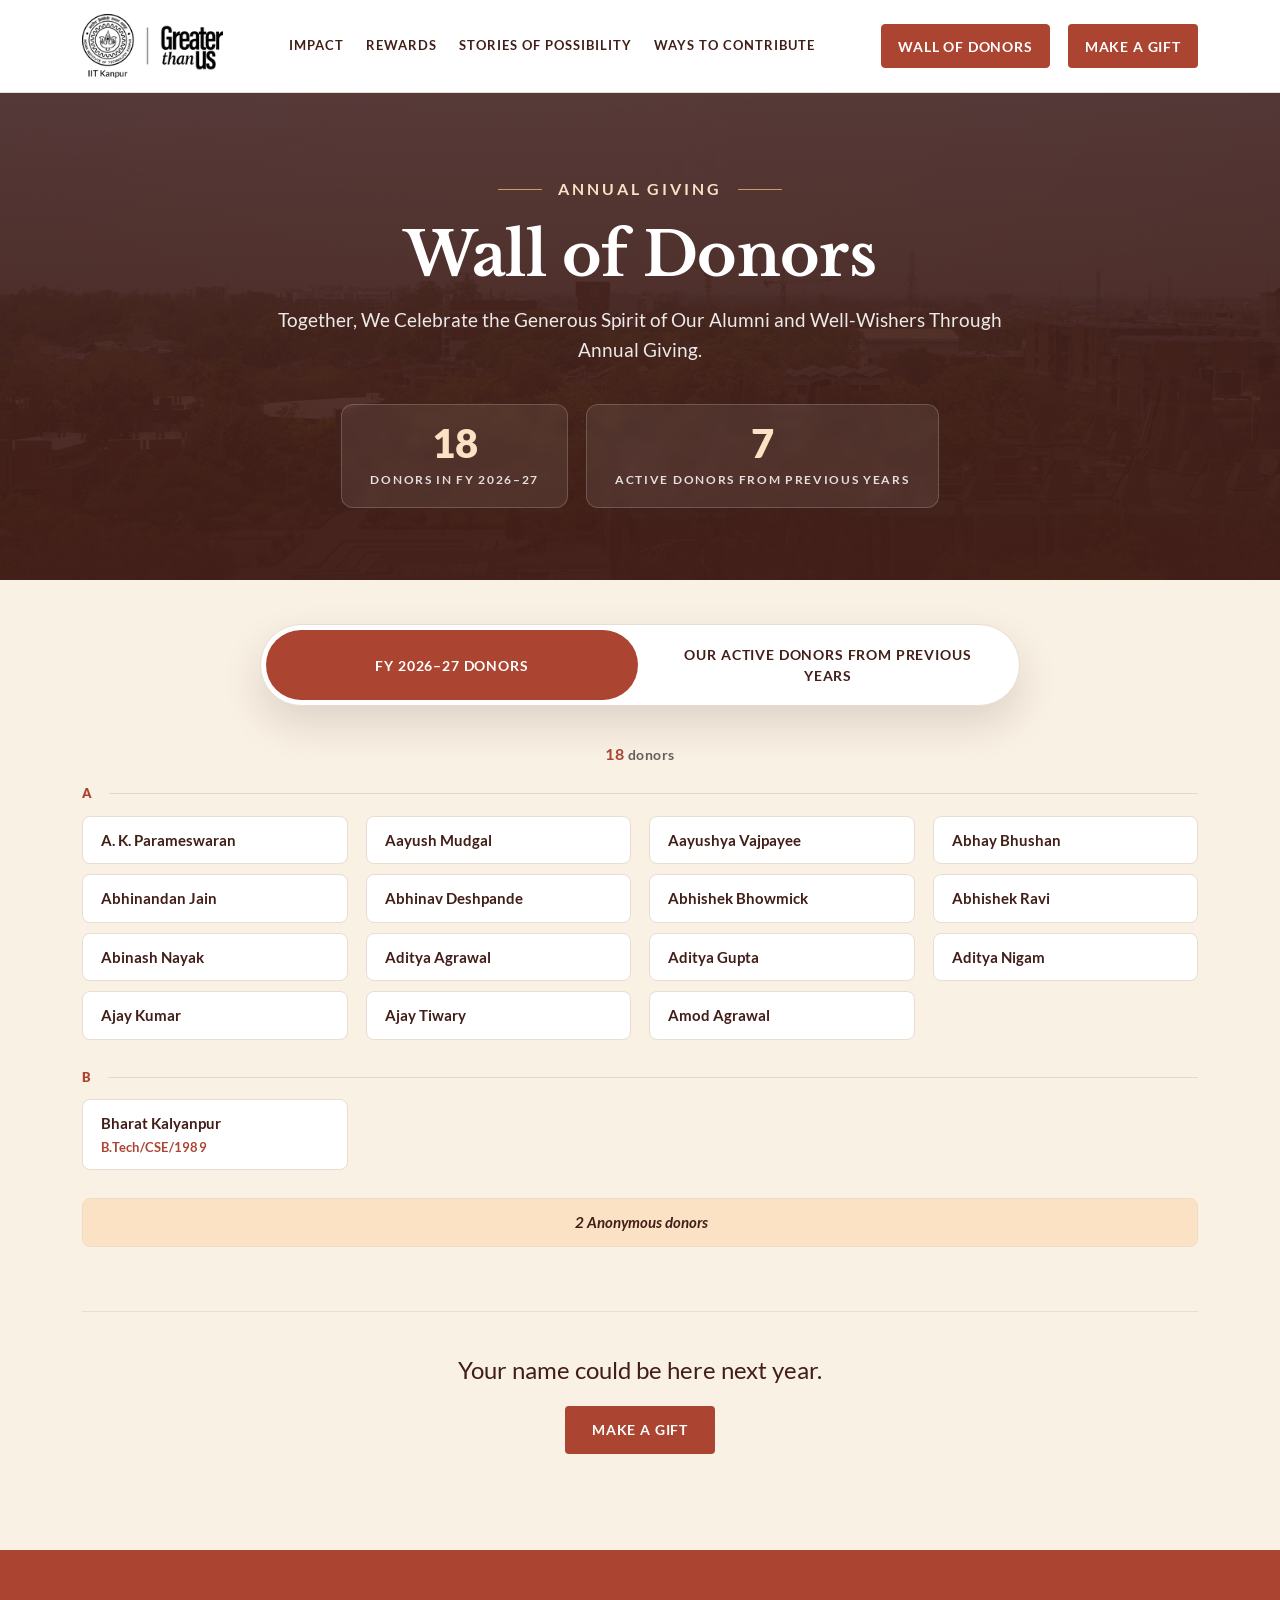
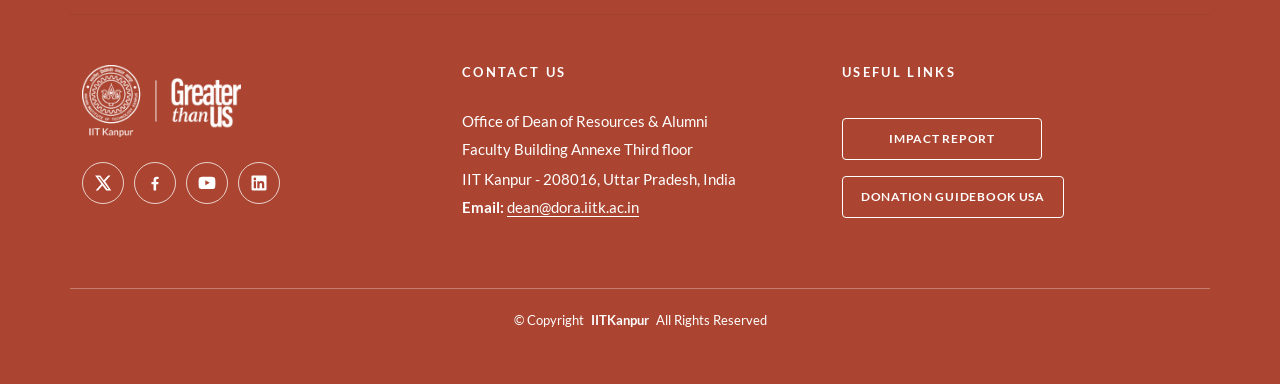
<file: wallofdonors.html>
<!DOCTYPE html>
<html lang="en">
<head>
    <meta charset="utf-8">
    <meta name="viewport" content="width=device-width, initial-scale=1.0">
    <title>Wall of Donors – Annual Giving | IIT Kanpur</title>
    <meta name="description" content="Celebrating the generous spirit of IIT Kanpur alumni and well-wishers through Annual Giving.">

    <!-- Favicons -->
    <link rel="icon" href="assets/img/brand/IITKLogo.png">
    <link rel="apple-touch-icon" href="assets/img/brand/IITKLogo.png">

    <!-- Vendor CSS -->
    <link rel="stylesheet" href="assets/vendor/bootstrap/css/bootstrap.min.css">

    <!-- Site CSS -->
    <link rel="stylesheet" href="assets/css/fonts.css">
    <link rel="stylesheet" href="assets/css/annual-giving.css">
    <link rel="stylesheet" href="assets/css/wall.css">
</head>

<body class="wall-page">

    <!-- ================= Header ================= -->
    <header id="header" class="header d-flex align-items-center fixed-top">
        <div class="container position-relative d-flex align-items-center justify-content-between">
            <a href="index.html" class="logo d-flex align-items-center me-auto me-xl-0">
                <img src="assets/img/brand/GTU_IITK_Black_82@2x.png"
                     srcset="assets/img/brand/GTU_IITK_Black_82@1x.png 1x, assets/img/brand/GTU_IITK_Black_82@2x.png 2x, assets/img/brand/GTU_IITK_Black_82@3x.png 3x"
                     alt="IIT Kanpur | Greater Than Us">
            </a>

            <nav id="navmenu" class="navmenu">
                <ul>
                    <li><a href="index.html#contribution">Impact</a></li>
                    <li><a href="index.html#rewards">Rewards</a></li>
                    <li><a href="index.html#stories">Stories of Possibility</a></li>
                    <li><a href="index.html#ways-to-give">Ways to Contribute</a></li>
                </ul>
                <button type="button" class="mobile-nav-toggle d-xl-none" aria-label="Menu">
                    <svg class="ag-burger" viewBox="0 0 24 24" aria-hidden="true"><path d="M3 6h18M3 12h18M3 18h18" stroke="currentColor" stroke-width="2" stroke-linecap="round"/></svg>
                </button>
            </nav>

            <div class="d-flex gap-2">
                <a class="btn-getstarted d-none d-sm-block" href="wallofdonors.html">Wall Of Donors</a>
                <a class="btn-getstarted d-none d-sm-block" href="index.html#donation-form">Make a Gift</a>
            </div>
        </div>
    </header>

    <main class="main">

        <section class="wall-hero">
            <div class="container">
                <span class="gtu-eyebrow wall-hero__eyebrow"><span>Annual Giving</span></span>
                <h1 class="wall-hero__title">Wall of Donors</h1>
                <p class="wall-hero__lead">Together, We Celebrate the Generous Spirit of Our Alumni and Well-Wishers Through Annual Giving.</p>
                <div class="wall-stats" aria-live="polite">
                    <div class="wall-stat"><span class="wall-stat__n" id="statCurrent">0</span><span class="wall-stat__l">Donors in FY 2026–27</span></div>
                    <div class="wall-stat"><span class="wall-stat__n" id="statPrev">0</span><span class="wall-stat__l">Active donors from previous years</span></div>
                </div>
            </div>
        </section>

        <section class="wall-body">
            <div class="container">
                <div class="wall-tabs" role="tablist" aria-label="Donor lists">
                    <button class="wall-tab is-active" role="tab" aria-selected="true" aria-controls="panel-current" id="tab-current" type="button">FY 2026–27 Donors</button>
                    <button class="wall-tab" role="tab" aria-selected="false" aria-controls="panel-prev" id="tab-prev" type="button">Our Active Donors from Previous Years</button>
                    <span class="wall-tabs__ink" aria-hidden="true"></span>
                </div>

                <div class="wall-tools wall-tools--center">
                    <p class="wall-count"><span id="wallShown">0</span> donors</p>
                </div>

                <div class="wall-panel is-active" id="panel-current" role="tabpanel" aria-labelledby="tab-current">
                    <ul class="wall-grid" id="listCurrent"></ul>
                </div>
                <div class="wall-panel" id="panel-prev" role="tabpanel" aria-labelledby="tab-prev" hidden>
                    <ul class="wall-grid" id="listPrev"></ul>
                </div>
                <p class="wall-empty" id="wallEmpty" hidden>No donor found with that name.</p>

                <div class="wall-cta">
                    <p>Your name could be here next year.</p>
                    <a class="gtu-btn" href="index.html#donation-form">Make a Gift</a>
                </div>
            </div>
        </section>

    </main>

    <!-- ================= Footer ================= -->
    <footer id="footer" class="footer">
        <div class="container footer-top">
            <div class="row gy-4">
                <div class="col-lg-4 col-md-12 footer-about">
                    <a href="index.html" class="logo d-flex align-items-center">
                        <img src="assets/img/brand/GTU_IITK_White_82@2x.png"
                             srcset="assets/img/brand/GTU_IITK_White_82@1x.png 1x, assets/img/brand/GTU_IITK_White_82@2x.png 2x, assets/img/brand/GTU_IITK_White_82@3x.png 3x"
                             alt="IIT Kanpur | Greater Than Us">
                    </a>
                    <div class="social-links d-flex mt-3">
                        <a href="https://x.com/DoRA_IITK" aria-label="X (Twitter)"><svg viewBox="0 0 24 24" aria-hidden="true"><path d="M18.9 2H22l-7.1 8.1L23 22h-6.6l-5.2-6.8L5.3 22H2.2l7.6-8.7L1.5 2h6.8l4.7 6.2L18.9 2zm-1.1 18h1.7L7.3 3.9H5.5L17.8 20z"/></svg></a>
                        <a href="https://www.facebook.com/" aria-label="Facebook"><svg viewBox="0 0 24 24" aria-hidden="true"><path d="M13.5 22v-8.2h2.8l.4-3.3h-3.2V8.4c0-.9.3-1.6 1.6-1.6h1.7V3.9c-.3 0-1.3-.1-2.5-.1-2.5 0-4.2 1.5-4.2 4.3v2.4H7.3v3.3h2.8V22h3.4z"/></svg></a>
                        <a href="https://www.youtube.com/channel/UCVAeCAtvJbYXM0lW0EiDf9A" aria-label="YouTube"><svg viewBox="0 0 24 24" aria-hidden="true"><path d="M23 7.2s-.2-1.6-.9-2.3c-.9-.9-1.9-.9-2.3-1C16.5 3.7 12 3.7 12 3.7s-4.5 0-7.8.2c-.5.1-1.5.1-2.3 1C1.2 5.6 1 7.2 1 7.2S.8 9.1.8 11v1.8c0 1.9.2 3.8.2 3.8s.2 1.6.9 2.3c.9.9 2 .9 2.5 1 1.8.2 7.6.2 7.6.2s4.5 0 7.8-.2c.5-.1 1.5-.1 2.3-1 .7-.7.9-2.3.9-2.3s.2-1.9.2-3.8V11c0-1.9-.2-3.8-.2-3.8zM9.7 15V8.3l6.1 3.4L9.7 15z"/></svg></a>
                        <a href="https://www.linkedin.com/in/dean-of-resources-and-alumni-iit-kanpur-32a377198/" aria-label="LinkedIn"><svg viewBox="0 0 24 24" aria-hidden="true"><path d="M20.4 2H3.6C2.7 2 2 2.7 2 3.6v16.8c0 .9.7 1.6 1.6 1.6h16.8c.9 0 1.6-.7 1.6-1.6V3.6c0-.9-.7-1.6-1.6-1.6zM8 19H5V9.5h3V19zM6.5 8.2c-1 0-1.7-.8-1.7-1.7s.8-1.7 1.7-1.7 1.7.8 1.7 1.7-.7 1.7-1.7 1.7zM19 19h-3v-4.6c0-1.1 0-2.5-1.5-2.5s-1.8 1.2-1.8 2.4V19h-3V9.5h2.9v1.3c.4-.8 1.4-1.5 2.8-1.5 3 0 3.6 2 3.6 4.6V19z"/></svg></a>
                    </div>
                </div>
                <div class="col-lg-4 col-md-12 footer-contact text-center text-md-start">
                    <h4>Contact Us</h4>
                    <p>Office of Dean of Resources &amp; Alumni</p>
                    <p>Faculty Building Annexe Third floor</p>
                    <p class="mt-2">IIT Kanpur - 208016, Uttar Pradesh, India</p>
                    <p><strong>Email:</strong> <span><a href="mailto:dean@dora.iitk.ac.in">dean@dora.iitk.ac.in</a></span></p>
                </div>
                <div class="col-lg-4 col-md-6 col-sm-6 footer-links">
                    <h4>Useful Links</h4>
                    <a href="assets/docs/Annual Giving Report 2024-Final Oct 2025.pdf" target="_blank" class="guidebook-btn mt-2">Impact Report</a>
                    <a href="https://iitkfoundation.org/faqs-ways-to-donate/" target="_blank" rel="noopener" class="guidebook-btn mt-3">Donation Guidebook USA</a>
                </div>
            </div>
        </div>
        <div class="container copyright text-center mt-4">
            <p>&copy; <span>Copyright</span> <strong class="px-1">IITKanpur</strong> <span>All Rights Reserved</span></p>
        </div>
    </footer>

    <!-- Vendor JS -->
    <script src="assets/vendor/bootstrap/js/bootstrap.bundle.min.js"></script>

    <!-- Site JS -->
    <script src="assets/js/site.js"></script>
    <script src="assets/js/donors.js"></script>
    <script src="assets/js/wall.js"></script>
</body>
</html>
</file>
<file: assets/css/fonts.css>
/* Self-hosted web fonts (Latin subsets, woff2 only) */

/* Lato – body + headings */
@font-face { font-family: "Lato"; font-style: normal; font-weight: 400; font-display: swap; src: url("../fonts/lato-latin-400-normal.woff2") format("woff2"); }
@font-face { font-family: "Lato"; font-style: italic; font-weight: 400; font-display: swap; src: url("../fonts/lato-latin-400-italic.woff2") format("woff2"); }
@font-face { font-family: "Lato"; font-style: normal; font-weight: 700; font-display: swap; src: url("../fonts/lato-latin-700-normal.woff2") format("woff2"); }
@font-face { font-family: "Lato"; font-style: italic; font-weight: 700; font-display: swap; src: url("../fonts/lato-latin-700-italic.woff2") format("woff2"); }
@font-face { font-family: "Lato"; font-style: normal; font-weight: 900; font-display: swap; src: url("../fonts/lato-latin-900-normal.woff2") format("woff2"); }

/* Libre Baskerville – display headings (Stories, Rewards, Wall of Donors) */
@font-face { font-family: "Libre Baskerville"; font-style: normal; font-weight: 400; font-display: swap; src: url("../fonts/libre-baskerville-latin-400-normal.woff2") format("woff2"); }
@font-face { font-family: "Libre Baskerville"; font-style: italic; font-weight: 400; font-display: swap; src: url("../fonts/libre-baskerville-latin-400-italic.woff2") format("woff2"); }
@font-face { font-family: "Libre Baskerville"; font-style: normal; font-weight: 700; font-display: swap; src: url("../fonts/libre-baskerville-latin-700-normal.woff2") format("woff2"); }
</file>
<file: assets/css/wall.css>
/* ===== Wall of Donors page (loaded after annual-giving.css) ===== */
.wall-page .header .btn-getstarted:first-child { background: var(--gtu-brick) !important; color: #fff !important; }
.wall-hero { position: relative; background: var(--gtu-brown); color: #fff; padding: 88px 0 72px; text-align: center; overflow: hidden; }
.wall-hero::before { content: ""; position: absolute; inset: 0; background: url("../img/backgrounds/closing-bg.jpg") center/cover no-repeat; opacity: .22; }
.wall-hero::after { content: ""; position: absolute; inset: 0; background: linear-gradient(180deg, rgba(66,30,24,.2), rgba(66,30,24,.85)); }
.wall-hero .container { position: relative; z-index: 1; }
.wall-hero__eyebrow { display: inline-flex !important; align-items: center; gap: 16px; color: var(--gtu-peach) !important; }
.wall-hero__eyebrow::before, .wall-hero__eyebrow::after { content: ""; width: 44px; height: 1.5px; background: var(--gtu-gold); }
.wall-hero__title { font-family: "Libre Baskerville", Georgia, serif !important; font-size: 60px; font-weight: 700; color: #fff; margin: 6px 0 14px; letter-spacing: -.01em; }
.wall-hero__lead { max-width: 780px; margin: 0 auto; font-size: 19px; line-height: 1.55; color: rgba(255,255,255,.9); }
.wall-stats { display: flex; justify-content: center; gap: 18px; margin-top: 40px; flex-wrap: wrap; }
.wall-stat { min-width: 220px; padding: 18px 28px; border-radius: 12px; background: rgba(255,255,255,.08); border: 1px solid rgba(255,255,255,.18); backdrop-filter: blur(4px); }
.wall-stat__n { display: block; font-size: 40px; font-weight: 900; color: var(--gtu-peach); line-height: 1; font-variant-numeric: tabular-nums; }
.wall-stat__l { display: block; margin-top: 8px; font-size: 12px; font-weight: 700; letter-spacing: .14em; text-transform: uppercase; color: rgba(255,255,255,.85); }

.wall-body { background: var(--gtu-cream); padding: 44px 0 96px; }
.wall-tabs { position: relative; display: flex; justify-content: center; gap: 4px; background: #fff; border: 1px solid var(--gtu-line); border-radius: 999px; padding: 5px; max-width: 760px; margin: 0 auto 36px; box-shadow: 0 18px 40px rgba(66,30,24,.14); z-index: 2; }
.wall-tab { position: relative; z-index: 1; flex: 1; border: 0; background: transparent; padding: 14px 20px; border-radius: 999px; font-size: 14px; font-weight: 700; letter-spacing: .06em; text-transform: uppercase; color: var(--gtu-brown); cursor: pointer; transition: color .25s; }
.wall-tab.is-active { color: #fff; }
.wall-tabs__ink { position: absolute; top: 5px; bottom: 5px; left: 0; width: 0; border-radius: 999px; background: var(--gtu-brick); transition: transform .35s cubic-bezier(.4,.1,.2,1), width .35s; }
.wall-tools { display: flex; align-items: center; justify-content: space-between; gap: 16px; margin-bottom: 26px; flex-wrap: wrap; }
.wall-count { margin: 0; font-size: 14px; font-weight: 700; color: var(--gtu-muted); letter-spacing: .04em; }
.wall-count span { color: var(--gtu-brick); font-size: 16px; }
.wall-panel { display: none; } .wall-panel.is-active { display: block; }
.wall-grid { list-style: none; margin: 0; padding: 0; display: grid; grid-template-columns: repeat(4, minmax(0, 1fr)); gap: 10px 18px; }
.wall-name { position: relative; background: #fff; border: 1px solid var(--gtu-line); border-radius: 8px; padding: 12px 16px 12px 18px; font-size: 15px; font-weight: 600; color: var(--gtu-brown); transition: transform .2s, box-shadow .2s, border-color .2s; }
.wall-name::before { content: ""; position: absolute; left: 0; top: 10px; bottom: 10px; width: 3px; border-radius: 3px; background: var(--gtu-gold); opacity: 0; transition: opacity .2s; }
.wall-name:hover { transform: translateY(-2px); box-shadow: 0 10px 24px rgba(66,30,24,.10); border-color: #e3cfb9; }
.wall-name:hover::before { opacity: 1; }
.wall-name__n { display: block; }
.wall-name__d { display: block; margin-top: 3px; font-size: 13px; font-weight: 700; letter-spacing: .02em; color: var(--gtu-brick); }
.wall-name--anon .wall-name__n { display: inline; }
.wall-letter { grid-column: 1 / -1; display: flex; align-items: center; gap: 14px; margin: 18px 0 2px; font-size: 13px; font-weight: 900; letter-spacing: .2em; color: var(--gtu-brick); }
.wall-letter::after { content: ""; flex: 1; height: 1px; background: #e8d9c6; }
.wall-letter:first-child { margin-top: 0; }
.wall-name--anon { grid-column: 1 / -1; text-align: center; background: var(--gtu-peach); border-color: #efdcc4; color: var(--gtu-brown); font-style: italic; margin-top: 18px; }
.wall-empty { text-align: center; color: var(--gtu-muted); padding: 40px 0; font-size: 16px; }
.wall-cta { text-align: center; margin-top: 64px; padding-top: 40px; border-top: 1px solid var(--gtu-line); }
.wall-cta p { font-size: 24px; color: var(--gtu-brown); margin: 0 0 18px; }
.wall-cta .gtu-btn { background: var(--gtu-brick); color: #fff; }
.wall-cta .gtu-btn:hover { background: var(--gtu-brick-dark); color: #fff; }
@media (max-width: 1199px) { .wall-grid { grid-template-columns: repeat(3, 1fr); } }
@media (max-width: 991px) {
  .wall-hero { padding: 64px 0 60px; } .wall-hero__title { font-size: 42px; } .wall-hero__lead { font-size: 16px; }
  .wall-stat { min-width: 160px; padding: 14px 18px; } .wall-stat__n { font-size: 30px; } .wall-stat__l { font-size: 10.5px; }
  .wall-tabs { margin-top: 0; } .wall-tab { padding: 12px 10px; font-size: 12px; letter-spacing: .04em; }
  .wall-grid { grid-template-columns: repeat(2, 1fr); gap: 8px 12px; }
}
@media (max-width: 600px) {
  .wall-hero__title { font-size: 34px; }
  .wall-stats { gap: 10px; } .wall-stat { flex: 1 1 140px; }
  .wall-tabs { flex-direction: column; border-radius: 16px; margin-top: 0; padding: 6px; }
  .wall-tab { text-align: center; }
  .wall-tabs__ink { display: none; } .wall-tab.is-active { background: var(--gtu-brick); }
  .wall-grid { grid-template-columns: 1fr; }
  .wall-cta p { font-size: 20px; }
}

.wall-tools--center { justify-content: center; margin-bottom: 18px; }
</file>
<file: assets/css/annual-giving.css>
/* =====================================================================
   Annual Giving — Greater Than Us (IIT Kanpur)
   Single site stylesheet. Loaded after Bootstrap, AOS and Swiper.

   Contents
   01 Tokens & base
   02 Buttons & shared pieces
   03 Header & navigation
   04 Hero banner + donation form
   05 Payment-instructions modal
   06 About + campaign film
   07 Progress meter
   08 Impact pillars (flip cards)
   09 Beneficiary stats
   10 Stories slider
   11 Rewards
   12 Alumni voices carousel
   13 Ways to contribute (accordion)
   14 Closing band
   15 Footer
   16 Mobile "Make a Gift" bar
   17 Reduced motion
   ===================================================================== */


/* ------------------------------------------------------------------ */
/* 01 Tokens & base                                                    */
/* ------------------------------------------------------------------ */
:root {
  --gtu-brick: #AB4531;
  --gtu-brick-dark: #8f3826;
  --gtu-brown: #421E18;
  --gtu-peach: #FCE2C5;
  --gtu-cream: #F9F1E4;
  --gtu-olive: #798478;
  --gtu-gold: #C69F5C;
  --gtu-rose: #B86B63;
  --gtu-ink: #2b2220;
  --gtu-muted: #6b5e5a;
  --gtu-line: #e8ddd2;
  --gtu-white: #ffffff;

  --font-body: "Lato", system-ui, -apple-system, "Segoe UI", Arial, sans-serif;
  --font-display: "Libre Baskerville", Georgia, serif;
}

html { scroll-behavior: smooth; }

body {
  font-family: var(--font-body);
  color: var(--gtu-ink);
  background: var(--gtu-white);
  position: relative;
  padding-top: 84px;                      /* fixed header */
  -webkit-font-smoothing: antialiased;
}
@media (max-width: 991px) { body { padding-top: 88px; } }
@media (max-width: 600px) { body { padding-top: 60px; } }

h1, h2, h3, h4, h5, h6 { color: var(--gtu-brown); font-weight: 700; letter-spacing: 0; }
a { color: var(--gtu-brick); text-decoration: none; transition: 0.3s; }
a:hover { color: var(--gtu-brick-dark); text-decoration: none; }
main { overflow-x: clip; }

section {
  position: relative;
  overflow: clip;
  scroll-margin-top: 90px;
  color: var(--gtu-ink);
  background-color: var(--gtu-white);
  padding: 60px 0;
}

::selection { background: var(--gtu-peach); color: var(--gtu-brown); }

/* ------------------------------------------------------------------ */
/* 02 Buttons & shared pieces                                          */
/* ------------------------------------------------------------------ */
.gtu-eyebrow {
  display: block; font-size: 16px; font-weight: 700; letter-spacing: .18em;
  text-transform: uppercase; color: var(--gtu-brick); margin-bottom: 12px;
}
@media (max-width: 767px) { .gtu-eyebrow { font-size: 13px; } }

.ag-h { position: relative; margin-bottom: 18px; }
@media (max-width: 767px) { .ag-h { padding-bottom: 14px; } }

.gtu-btn, .btn-getstarted, .btn-next, .btn-submit, .cta-donate-btn, .btn-donor-cta, .guidebook-btn {
  display: inline-flex !important; align-items: center; justify-content: center; gap: 8px;
  min-height: 48px; padding: 0 26px !important; border-radius: 4px !important;
  font-size: 14px !important; font-weight: 700 !important; letter-spacing: .06em; text-transform: uppercase;
  text-decoration: none !important; border: 1.5px solid transparent !important; cursor: pointer;
  transition: background .2s, color .2s, transform .2s, box-shadow .2s;
  background-image: none !important; box-shadow: none !important;
}
.gtu-btn:hover, .btn-getstarted:hover, .btn-next:hover, .btn-submit:hover,
.cta-donate-btn:hover, .btn-donor-cta:hover, .guidebook-btn:hover { transform: translateY(-1px); }

.gtu-btn--outline { background: transparent; color: var(--gtu-brick); border-color: var(--gtu-brick) !important; margin-top: 8px; }
.gtu-btn--outline:hover { background: var(--gtu-brick); color: #fff; }
.gtu-btn--outline svg { width: 16px; height: 16px; fill: none; stroke: currentColor; stroke-width: 2; stroke-linecap: round; stroke-linejoin: round; }

/* ------------------------------------------------------------------ */
/* 03 Header & navigation                                              */
/* ------------------------------------------------------------------ */
.header {
  background: var(--gtu-white); box-shadow: 0 1px 0 var(--gtu-line);
  padding: 14px 0; z-index: 1002; transition: all 0.5s;
}
.scrolled .header { box-shadow: 0 0 18px rgba(0, 0, 0, 0.1); }

.header .logo { line-height: 1; gap: 16px; align-items: center; text-decoration: none; }
.header .logo img { height: 64px; width: auto; margin-right: 10px; transition: 0.3s ease; }

.navmenu a, .navmenu a:focus {
  position: relative; display: flex; align-items: center; justify-content: space-between;
  color: var(--gtu-brown); font-size: 13px; font-weight: 700; letter-spacing: .12em;
  text-transform: uppercase; padding: 10px 14px; white-space: nowrap; transition: 0.3s;
  text-decoration: none; border-bottom: none;
}
.navmenu a::after {
  content: ""; position: absolute; left: 14px; right: 14px; bottom: 4px; height: 2px;
  background: var(--gtu-brick); transform: scaleX(0); transform-origin: left; transition: transform .25s;
}
.navmenu a:hover::after, .navmenu .active::after { transform: scaleX(1); }
.navmenu a:hover, .navmenu .active, .navmenu .active:focus { color: var(--gtu-brick); }

.header .btn-getstarted { background: var(--gtu-brick); color: #fff; margin-left: 10px; min-height: 44px; padding: 0 20px !important; white-space: nowrap; }
.header .btn-getstarted:hover { background: var(--gtu-brick-dark); color: #fff; }
.header .btn-getstarted:first-child { background: transparent; color: var(--gtu-brick); border-color: var(--gtu-brick) !important; }
.header .btn-getstarted:first-child:hover { background: var(--gtu-brick); color: #fff; }

/* Desktop nav */
@media (min-width: 1200px) {
  .navmenu { padding: 0; }
  .navmenu ul { margin: 0; padding: 0; display: flex; list-style: none; align-items: center; }
  .navmenu li { position: relative; }
}
@media (min-width: 1200px) and (max-width: 1399px) {
  .navmenu a, .navmenu a:focus { padding: 10px 11px; letter-spacing: .08em; font-size: 12.5px; }
  .header .btn-getstarted { padding: 0 16px !important; }
}

/* Tablet / mobile nav */
.mobile-nav-toggle { background: none; border: 0; padding: 0; line-height: 0; }
.mobile-nav-toggle .ag-burger { width: 30px; height: 30px; color: var(--gtu-brown); }
@media (max-width: 1199px) {
  .header .container { flex-wrap: nowrap; }
  .header .logo { order: 0; margin-right: auto; }
  .header .d-flex.gap-2 { order: 1; margin-left: auto; margin-right: 14px; }
  .header .navmenu { order: 2; }
  .header .btn-getstarted { min-height: 40px; padding: 0 14px !important; font-size: 12px !important; margin-right: 15px; }
  .header .btn-getstarted:first-child { display: none !important; }

  .mobile-nav-toggle { color: var(--gtu-brown); font-size: 30px; margin-right: 10px; cursor: pointer; transition: color 0.3s; }
  .navmenu { padding: 0; z-index: 9997; }
  .navmenu ul {
    display: none; list-style: none; position: absolute; inset: 60px 20px 20px 20px;
    padding: 10px 0; margin: 0; border-radius: 6px; overflow-y: auto; transition: 0.3s; z-index: 9998;
    background: var(--gtu-white); border: 1px solid var(--gtu-line); box-shadow: 0 16px 40px rgba(66, 30, 24, .14);
  }
  .mobile-nav-active { overflow: hidden; }
  .mobile-nav-active .mobile-nav-toggle { position: absolute; font-size: 32px; top: 15px; right: 15px; margin-right: 0; z-index: 9999; }
  .mobile-nav-active .navmenu { position: fixed; overflow: hidden; inset: 0; background: rgba(33, 37, 41, 0.8); transition: 0.3s; }
  .mobile-nav-active .navmenu > ul { display: block; }
}
@media (max-width: 991px) {
  .header .logo img { height: 48px; }
  .mobile-nav-toggle { margin-left: 10px; }
}
@media (max-width: 600px) {
  .header { padding: 10px 0; }
  .header .btn-getstarted { display: none !important; }
}

/* ------------------------------------------------------------------ */
/* 04 Hero banner + donation form                                      */
/* ------------------------------------------------------------------ */
.new-hero-section { position: relative; overflow: hidden; background: var(--gtu-brown); padding: 0; scroll-margin-top: 80px; }
.ag-hero__media {
  position: absolute; inset: -20% 0 0;
  background: url("../img/hero/hero-banner-drone.jpg") 68% 50% / cover no-repeat;
}
.ag-hero__media::after {
  content: ""; position: absolute; inset: 0;
  background: linear-gradient(90deg, rgba(43,22,18,.88) 0%, rgba(43,22,18,.66) 34%, rgba(43,22,18,.22) 58%, rgba(43,22,18,.30) 100%);
}
.ag-hero__inner {
  position: relative; z-index: 2; display: grid; grid-template-columns: minmax(0, 1fr) minmax(0, 480px);
  gap: 40px; align-items: center; min-height: 680px; padding-top: 56px; padding-bottom: 56px;
}
.ag-hero__text { color: #fff; max-width: 520px; }
.ag-hero__title {
  color: #fff; font-weight: 900; line-height: .92; letter-spacing: -.02em; margin: 0;
  text-transform: uppercase; text-shadow: 0 2px 18px rgba(0,0,0,.35); perspective: 900px;
}
.ag-hero__annual { display: inline-block; font-size: 40px; font-weight: 700; letter-spacing: .14em; }
.ag-hero__impact { display: inline-block; font-size: 104px; font-weight: 900; margin-top: 2px; }

.ag-hero__tagline {
  display: flex; flex-direction: column; align-items: flex-start; gap: 12px; margin: 26px 0 0;
  font-size: 22px; line-height: 1.4; font-weight: 400; letter-spacing: .01em;
  color: rgba(255,255,255,.92); text-shadow: 0 2px 12px rgba(0,0,0,.35);
}
.ag-hero__tag1 { display: block; font-size: 34px; line-height: 1.1; font-weight: 700; letter-spacing: .02em; text-transform: uppercase; color: #fff; }
.ag-hero__tag1 em { font-style: italic; font-weight: 300; }
.ag-hero__tag1 strong { font-weight: 900; }
.ag-hero__tagline > .ag-hero__rule {
  flex: 0 0 auto; width: 100%; max-width: 420px; height: 1.5px; transform-origin: left center;
  background: linear-gradient(90deg, #fff 0%, rgba(255,255,255,.15) 100%);
}
.ag-hero__tag2 { font-size: 26px; line-height: 1.25; letter-spacing: .06em; text-transform: uppercase; color: var(--gtu-peach); }
.ag-hero__hl {
  --hlw: 100%;
  position: relative; display: inline-block; font-weight: 700; color: var(--gtu-peach);
  padding: 0 .12em; white-space: nowrap;
  background-image: linear-gradient(transparent 70%, rgba(171,69,49,.95) 70%, rgba(171,69,49,.95) 94%, transparent 94%);
  background-repeat: no-repeat; background-size: var(--hlw) 100%; background-position: left center;
}
/* letter / word wrappers created by the intro animation */
.ag-ch { display: inline-block; overflow: hidden; vertical-align: bottom; padding-bottom: .06em; margin-bottom: -.06em; }
.ag-ch__i { display: inline-block; will-change: transform; transform-origin: 50% 100%; }
.ag-w { display: inline-block; }
.ag-hero-anim .ag-hero__form { opacity: 0; }

/* form column */
.ag-hero__form { position: relative; z-index: 2; padding: 0; background: transparent; width: 100%; }
.hero-form-container { position: relative; z-index: 2; max-width: 480px; width: 100%; margin: 0 0 0 auto; }
.donation-form-container {
  max-width: 450px; width: 100%; margin: 20px 0; background: var(--gtu-white); border-radius: 6px;
  box-shadow: 0 24px 60px rgba(66,30,24,.22); overflow: hidden;
}
@media (min-width: 992px) {
  .ag-hero__inner { height: 720px; min-height: 720px; max-height: 720px; padding-top: 0; padding-bottom: 0; }
  .ag-hero__form { height: 640px; display: flex; align-items: center; }
  .hero-form-container { max-height: 640px; }
  .donation-form-container { max-height: 640px; min-height: 0; overflow-y: auto; -webkit-overflow-scrolling: touch; scrollbar-width: thin; scrollbar-color: var(--gtu-brick) transparent; }
  .donation-form-container::-webkit-scrollbar { width: 6px; }
  .donation-form-container::-webkit-scrollbar-thumb { background: var(--gtu-brick); border-radius: 3px; }
}
@media (min-width: 992px) and (max-width: 1199px) {
  .ag-hero__inner { grid-template-columns: minmax(0, 1fr) minmax(0, 430px); gap: 28px; }
  .ag-hero__impact { font-size: 84px; }
  .ag-hero__annual { font-size: 32px; }
  .ag-hero__tag1 { font-size: 26px; }
  .ag-hero__tag2 { font-size: 20px; }
}
@media (min-width: 1200px) and (max-width: 1499px) { .ag-hero__media { background-position: 80% 50%; } }
@media (min-width: 1500px) {
  .ag-hero__inner { max-width: 1640px; }
  .ag-hero__media { background-size: auto 112%; background-position: 100% 45%; }
}

/* tablet & mobile: photo (with text) on top, form card pulled up over it */
@media (max-width: 991px) {
  .new-hero-section { background: var(--gtu-cream); }
  .ag-hero__media {
    position: relative; inset: auto; height: 560px;
    background-image: url("../img/hero/hero-banner-mobile-drone.jpg"); background-position: center top; background-size: cover;
  }
  .ag-hero__media::after { background: linear-gradient(180deg, rgba(43,22,18,.10) 0%, rgba(43,22,18,.10) 42%, rgba(43,22,18,.62) 68%, rgba(43,22,18,.88) 100%); }
  .ag-hero__inner { position: static; display: block; min-height: 0; padding-top: 0; padding-bottom: 40px; }
  .ag-hero__text {
    position: absolute; top: 0; left: 0; right: 0; height: 560px; max-width: none; margin: 0; padding: 0 24px 46px;
    display: flex; flex-direction: column; align-items: center; justify-content: flex-end; text-align: center; z-index: 3;
  }
  .ag-hero__impact { font-size: 72px; }
  .ag-hero__annual { font-size: 28px; }
  .ag-hero__tagline { align-items: center; justify-content: center; text-align: center; margin-top: 14px; gap: 8px; font-size: 17px; }
  .ag-hero__tag1 { font-size: 22px; }
  .ag-hero__tagline > .ag-hero__rule { max-width: 200px; background: linear-gradient(90deg, rgba(255,255,255,.15), #fff, rgba(255,255,255,.15)); }
  .ag-hero__tag2 { font-size: 15px; letter-spacing: .08em; }
  .ag-hero__form { position: relative; z-index: 4; margin-top: -32px; }
  .hero-form-container { margin: 0 auto; }
  .donation-form-container { margin-top: 15px; }
}
@media (max-width: 768px) { .donation-form-container { margin-top: 10px; } }
@media (max-width: 600px) {
  .ag-hero__media, .ag-hero__text { height: 540px; }
  .ag-hero__impact { font-size: 58px; }
  .ag-hero__annual { font-size: 22px; }
  .ag-hero__tagline { font-size: 15px; }
  .ag-hero__tag1 { font-size: 19px; }
  .ag-hero__tag2 { font-size: 13.5px; }
  .ag-hero__hl { white-space: normal; }
  .ag-hero__form { margin-top: -26px; }
}
@media (max-width: 576px) { .donation-form-container { margin-top: 5px; } }
@media (max-width: 400px) {
  .ag-hero__impact { font-size: 50px; }
  .donation-form-container { margin-top: 0; }
}

/* --- form steps --- */
.form-step { display: none; }
.form-step.active { display: block; }
.donation-form-container .form-step { padding: 28px 34px 32px; }
.step-header { background: var(--gtu-brick); margin: -28px -34px 24px; padding: 22px 34px 20px; text-align: center; }
.step-header h2 { color: #fff; font-size: 22px; font-weight: 700; margin: 0 0 4px; }
.step-header p { color: rgba(255,255,255,.85); font-size: 17px; line-height: 1.4; margin: 0; }
@media (max-width: 600px) {
  .donation-form-container .form-step { padding: 20px 18px 22px; }
  .step-header { margin: -20px -18px 18px; padding: 16px 18px 14px; }
}
@media (max-width: 576px) { .step-header { margin-bottom: 15px; } }

/* labels */
.country-select-container { margin: 25px 0; position: relative; }
.country-select-label, .donation-label, .form-group label {
  color: var(--gtu-brown); font-size: 12px; font-weight: 700; letter-spacing: .12em; text-transform: uppercase;
}
.country-select-label { display: block; margin-bottom: 10px; padding-left: 5px; }
.required-star { color: var(--gtu-brick); margin-left: 3px; }
.required { color: var(--gtu-brick); }

/* custom dropdowns (country, affiliation, program, year) */
.dropdown {
  position: relative; width: 100%; border: 2px solid #B04B34; border-radius: 10px; background: white;
  cursor: pointer; transition: all 0.3s;
}
.dropdown:hover { border-color: #8c3a2a; box-shadow: 0 0 0 3px rgba(176, 75, 52, 0.1); }
.dropdown-selected {
  display: flex; justify-content: space-between; align-items: center; padding: 15px 20px;
  font-size: 15px; font-weight: 500; color: var(--gtu-ink); background: #fff;
  border: 1.5px solid #d9cbc0; border-radius: 4px; box-shadow: none;
}
.dropdown-selected:hover, .dropdown-selected:focus { border-color: var(--gtu-brick); box-shadow: 0 0 0 3px rgba(171,69,49,.12); }
.dropdown-selected::after { content: "▼"; font-size: 12px; color: #B04B34; font-weight: bold; transition: transform 0.3s; }
.dropdown.active .dropdown-selected::after { transform: rotate(180deg); color: #8c3a2a; }
.dropdown-options {
  display: none; position: absolute; top: calc(100% + 5px); left: 0; right: 0; z-index: 1001;
  background: white; border: 1px solid var(--gtu-line); border-radius: 4px; max-height: 300px; overflow-y: auto;
  box-shadow: 0 12px 30px rgba(66,30,24,.14);
}
.dropdown.active .dropdown-options { display: block; }
.option { display: flex; align-items: center; padding: 12px 20px; border-bottom: 1px solid #f0f0f0; font-size: 15px; color: #333; transition: background 0.2s; }
.option:hover { background: var(--gtu-peach); color: var(--gtu-brown); }
.option:last-child { border-bottom: none; }

/* flags (self-hosted SVGs) */
.flag-icon {
  display: inline-block; width: 20px; height: 15px; margin-right: 8px; vertical-align: middle; border-radius: 2px;
  background-size: contain; background-position: 50%; background-repeat: no-repeat;
}
.flag-icon::before { content: "\00a0"; }
.flag-icon-in { background-image: url("../img/flags/in.svg"); }
.flag-icon-us { background-image: url("../img/flags/us.svg"); }
.flag-icon-au { background-image: url("../img/flags/au.svg"); }
.flag-icon-gb { background-image: url("../img/flags/gb.svg"); }
.flag-icon-ca { background-image: url("../img/flags/ca.svg"); }
.flag-icon-de { background-image: url("../img/flags/de.svg"); }
.flag-icon-be { background-image: url("../img/flags/be.svg"); }
.icon-globe { width: 20px; height: 16px; margin-right: 10px; vertical-align: middle; fill: none; stroke: currentColor; stroke-width: 1.8; stroke-linecap: round; stroke-linejoin: round; flex: 0 0 20px; }

/* gift type + amounts */
.donation-type-toggle { display: flex; border: 1.5px solid var(--gtu-brick); border-radius: 999px; padding: 3px; margin-bottom: 25px; overflow: hidden; background: #fff; }
.donation-type-option {
  flex: 1; text-align: center; padding: 12px; cursor: pointer; background: white; transition: all 0.3s; border-radius: 999px;
  color: var(--gtu-brick); font-weight: 700; font-size: 13px; letter-spacing: .04em; text-transform: uppercase;
}
.donation-type-option.active { background: var(--gtu-brick); color: white; }

.amount-options-simple { display: flex; gap: 10px; margin-bottom: 20px; flex-wrap: wrap; }
.amount-option {
  flex: 1; min-width: 100px; padding: 15px 5px; text-align: center; cursor: pointer; font-size: 16px; font-weight: 700;
  color: var(--gtu-brown); background: #fff; border: 1.5px solid #d9cbc0; border-radius: 999px; transition: all 0.3s;
}
.amount-option:hover { border-color: var(--gtu-brick); color: var(--gtu-brick); }
.amount-option.selected { background: var(--gtu-brick); border-color: var(--gtu-brick); color: #fff; }
.other-option-box { display: flex; align-items: center; flex: 1; min-width: 150px; padding: 5px 10px; background: white; border: 2px solid #ddd; border-radius: 8px; }
.other-option-box.selected { border-color: #B04B34; background-color: #f8e6e2; }
.other-option-box input { flex: 1; outline: none; font-weight: 500; color: #333; background: transparent; }
.currency-symbol { font-weight: 700; color: var(--gtu-brick); margin-right: 5px; }

/* selected-gift summary */
.selected-donation-display { display: none; background: #f8f9fa; border: 2px solid #B04B34; border-radius: 8px; padding: 15px; margin: 20px 0; }
.selected-donation-display.show { display: block; }
.donation-summary { display: flex; justify-content: space-between; align-items: center; margin-bottom: 10px; background: var(--gtu-cream); border-radius: 6px; }
.donation-value { font-weight: 700; color: var(--gtu-brick); font-size: 18px; }
.donation-type-badge { background: var(--gtu-brick); color: white; padding: 4px 12px; border-radius: 999px; font-size: 14px; font-weight: 600; }

.info-note { background: #f8e6e2; padding: 12px; border-radius: 8px; border-left: 4px solid #B04B34; font-size: 13px; color: #555; margin: 15px 0; }

/* text inputs */
.form-group { margin-bottom: 15px; }
.form-row { display: flex; gap: 12px; margin-bottom: 12px; }
.form-row .form-group { flex: 1; margin-bottom: 0; }
.section-title { position: relative; text-align: center; font-size: 16px; font-weight: 700; color: var(--gtu-brown); margin-bottom: 16px; padding-bottom: 8px; }
input[type="text"], input[type="email"], input[type="tel"], input[type="number"] {
  width: 100%; padding: 12px 15px; border: 2px solid #ddd; border-radius: 8px; font-size: 14px; transition: border 0.3s;
}
input[type="text"]:focus, input[type="email"]:focus, input[type="tel"]:focus, input[type="number"]:focus {
  border-color: #B04B34; outline: none; box-shadow: 0 0 0 3px rgba(176, 75, 52, 0.1);
}
.form-group input { border: 1.5px solid #d9cbc0; border-radius: 4px; color: var(--gtu-ink); background: #fff; font-size: 15px; box-shadow: none; }
.form-group input:focus { border-color: var(--gtu-brick); box-shadow: 0 0 0 3px rgba(171,69,49,.12); }
.radio-group { display: flex; gap: 15px; margin-top: 8px; }
.radio-option { display: flex; align-items: center; cursor: pointer; font-size: 14px; }
.radio-option input { margin-right: 6px; }
.form-group label.required { display: block; margin-bottom: 8px; }

/* PAN tooltip */
.pan-input-container { position: relative; }
#panInput { padding-right: 35px; text-transform: uppercase; }
.pan-tooltip-icon {
  position: absolute; right: 12px; top: 50%; transform: translateY(-50%); z-index: 10; width: 16px; height: 16px; border-radius: 50%;
  background: #383535; color: white; display: flex; align-items: center; justify-content: center; font-size: 12px; font-weight: bold; cursor: help;
}
.pan-tooltip {
  position: absolute; top: 100%; right: 0; margin-top: 8px; width: 250px; z-index: 100; padding: 10px; border-radius: 6px;
  background: #333; color: white; font-size: 12px; box-shadow: 0 4px 12px rgba(0, 0, 0, 0.2);
  opacity: 0; visibility: hidden; transition: opacity 0.3s, visibility 0.3s;
}
.pan-tooltip::before { content: ''; position: absolute; bottom: 100%; right: 15px; border-width: 0 6px 6px 6px; border-style: solid; border-color: transparent transparent #333 transparent; }
.pan-tooltip-icon:hover + .pan-tooltip { opacity: 1; visibility: visible; }

/* form buttons */
.form-actions { display: flex; justify-content: space-between; margin-top: 20px; }
.form-actions--center { justify-content: center; margin-top: 15px; }
.btn-next, .btn-submit { background: var(--gtu-brick); color: #fff; width: 100%; }
.btn-next:hover, .btn-submit:hover { background: var(--gtu-brick-dark); color: #fff; }
.btn-prev { background: transparent; color: var(--gtu-brick); border: 1.5px solid var(--gtu-brick) !important; font-size: 13px !important; }
.btn-prev:hover { background: var(--gtu-peach); }

@media (max-width: 768px) {
  .form-row { flex-direction: column; gap: 12px; }
  .amount-option { min-width: calc(50% - 10px); }
  .other-option-box { min-width: 100%; }
  .dropdown-selected { padding: 12px 15px; }
}
@media (max-width: 576px) {
  .amount-option { flex: 0 0 calc(50% - 5px); min-width: calc(50% - 5px); }
  .donation-summary { flex-direction: column; align-items: flex-start; gap: 10px; }
}
@media (max-width: 400px) {
  .dropdown-selected { padding: 10px 12px; }
  .amount-option { flex: 0 0 100%; padding: 12px 5px; font-size: 0.9rem; }
}

/* ------------------------------------------------------------------ */
/* 05 Payment-instructions modal (donors outside India)                */
/* ------------------------------------------------------------------ */
.payment-modal { display: none; position: fixed; inset: 0; width: 100%; height: 100%; background-color: rgba(0, 0, 0, 0.7); z-index: 10000; justify-content: center; align-items: center; }
.payment-modal.is-open { display: flex; }
.payment-modal-content { position: relative; background-color: white; padding: 25px; border-radius: 12px; width: 90%; max-width: 500px; max-height: 80vh; overflow-y: auto; box-shadow: 0 10px 30px rgba(0, 0, 0, 0.3); }
.payment-modal-header { display: flex; justify-content: space-between; align-items: center; margin-bottom: 20px; border-bottom: 2px solid #B04B34; padding-bottom: 15px; }
.payment-modal-title { display: flex; align-items: center; gap: 8px; font-size: 20px; font-weight: 700; color: #B04B34; margin: 0; }
.close-modal { font-size: 24px; cursor: pointer; color: #666; background: none; border: none; padding: 0; line-height: 1; }
.close-modal:hover { color: #B04B34; }
.payment-steps { background-color: #f9f9f9; padding: 15px; border-radius: 8px; border: 1px solid #e0e0e0; margin-bottom: 15px; }
.payment-steps h4 { color: #333; margin: 0 0 10px; font-size: 16px; }
.payment-steps ol { margin: 0; padding-left: 20px; font-size: 14px; }
.payment-steps li { margin-bottom: 8px; line-height: 1.4; }
.note-box { background: var(--gtu-cream); border-left: 3px solid var(--gtu-gold); color: var(--gtu-brown); border-radius: 4px; padding: 12px; margin-top: 15px; font-size: 13px; }
.proceed-button {
  display: inline-block; width: 100%; margin-top: 15px; padding: 10px 25px; font-size: 15px; text-align: center; text-decoration: none;
  background-color: #B04B34; color: white; border: none; border-radius: 6px; cursor: pointer; transition: background-color 0.3s;
}
.proceed-button:hover { background-color: #8c3a2a; color: white; text-decoration: none; }

/* ------------------------------------------------------------------ */
/* 05b Season strip (under the banner)                                 */
/* ------------------------------------------------------------------ */
.ag-season {
  position: relative; z-index: 3; overflow: hidden; background: var(--gtu-gold); color: var(--gtu-brown);
  border-top: 1px solid rgba(255,255,255,.35); border-bottom: 1px solid rgba(66,30,24,.15);
}
.ag-season::after { /* slow shine across the strip */
  content: ""; position: absolute; top: 0; bottom: 0; left: -30%; width: 30%; pointer-events: none;
  background: linear-gradient(90deg, rgba(255,255,255,0) 0%, rgba(255,255,255,.45) 50%, rgba(255,255,255,0) 100%);
  animation: agSeasonShine 5s ease-in-out infinite;
}
@keyframes agSeasonShine { 0%, 60% { left: -30%; } 100% { left: 130%; } }
.ag-season__inner { position: relative; z-index: 1; display: flex; align-items: center; justify-content: center; flex-wrap: wrap; gap: 10px 18px; padding-top: 12px; padding-bottom: 12px; }
.ag-season__dot { width: 10px; height: 10px; border-radius: 50%; background: var(--gtu-brick); box-shadow: 0 0 0 0 rgba(171,69,49,.6); animation: agSeasonPulse 1.8s ease-out infinite; }
@keyframes agSeasonPulse { 0% { box-shadow: 0 0 0 0 rgba(171,69,49,.6); } 100% { box-shadow: 0 0 0 10px rgba(171,69,49,0); } }
.ag-season__text { font-size: 17px; font-weight: 700; letter-spacing: .02em; }
.ag-season__text strong { font-weight: 900; text-transform: uppercase; letter-spacing: .08em; color: var(--gtu-brick); }
.ag-season__link { display: inline-flex; align-items: center; gap: 6px; padding: 6px 14px; border-radius: 999px; background: var(--gtu-brown); color: #fff; font-size: 12px; font-weight: 700; letter-spacing: .1em; text-transform: uppercase; text-decoration: none; transition: background .2s, transform .2s; }
.ag-season__link:hover { background: var(--gtu-brick); color: #fff; transform: translateY(-1px); }
.ag-season__link svg { width: 14px; height: 14px; fill: none; stroke: currentColor; stroke-width: 2.2; stroke-linecap: round; stroke-linejoin: round; }
@media (max-width: 991px) {
  .ag-season { position: absolute; top: 0; left: 0; right: 0; z-index: 5; } /* over the top of the banner photo */
}
@media (max-width: 600px) {
  .ag-season__inner { gap: 8px 12px; padding-top: 10px; padding-bottom: 10px; }
  .ag-season__text { font-size: 15px; }
  .ag-season__link { display: none; } /* the sticky Make a Gift bar covers this on phones */
}
@media (prefers-reduced-motion: reduce) { .ag-season::after, .ag-season__dot { animation: none; } }

/* ------------------------------------------------------------------ */
/* 06 About + campaign film                                            */
/* ------------------------------------------------------------------ */
.ag-about { padding: 96px 0; background: var(--gtu-white); }
.ag-about__grid { display: grid; grid-template-columns: minmax(0, 1fr) minmax(0, 1fr); gap: 64px; align-items: center; }
.ag-about__title { font-size: 34px; line-height: 1.2; color: var(--gtu-brick); margin: 0 0 22px; }
.ag-about__text p { font-size: 18px; line-height: 1.6; color: var(--gtu-ink); margin: 0 0 16px; }
.ag-about__text p:last-child { margin-bottom: 0; }

.ag-film { position: relative; }
.ag-film__poster {
  position: relative; display: block; width: 100%; aspect-ratio: 16 / 9; padding: 0; border: 0; border-radius: 12px; overflow: hidden;
  background: var(--gtu-brown); box-shadow: 0 24px 60px rgba(66,30,24,.22); cursor: pointer; text-align: left;
}
.ag-film__poster img { position: absolute; inset: 0; width: 100%; height: 100%; object-fit: cover; display: block; transition: transform .7s cubic-bezier(.2,.7,.2,1); }
.ag-film__poster:hover img, .ag-film__poster:focus-visible img { transform: scale(1.04); }
.ag-film__poster:focus-visible { outline: 3px solid var(--gtu-gold); outline-offset: 4px; }
.ag-film__play {
  position: absolute; right: 28px; bottom: 28px; z-index: 3; width: 96px; height: 96px; border-radius: 50%;
  background: var(--gtu-brick); border: 5px solid #fff; box-shadow: 0 10px 28px rgba(0,0,0,.35);
  display: grid; place-items: center; transition: background .25s, transform .25s;
}
.ag-film__play svg { width: 40px; height: 40px; margin-left: 6px; fill: #fff; }
.ag-film__poster:hover .ag-film__play { background: var(--gtu-brick-dark); transform: scale(1.08); }
.ag-film__embed { position: relative; width: 100%; aspect-ratio: 16 / 9; border-radius: 12px; overflow: hidden; background: #000; box-shadow: 0 24px 60px rgba(66,30,24,.22); }
.ag-film__embed iframe { position: absolute; inset: 0; width: 100%; height: 100%; border: 0; display: block; }
.ag-film .ag-film__fallback { margin: 10px 0 0; font-size: 12.5px; color: var(--gtu-muted); text-align: right; }
.ag-film .ag-film__fallback a { color: var(--gtu-brick); text-decoration: underline; text-underline-offset: 3px; }
@media (max-width: 991px) {
  .ag-about { padding: 64px 0; }
  .ag-about__grid { grid-template-columns: 1fr; gap: 32px; }
  .ag-about__title { font-size: 28px; }
}
@media (max-width: 600px) {
  .ag-about__title { font-size: 24px; }
  .ag-about__text p { font-size: 16px; }
  .ag-film__play { width: 64px; height: 64px; right: 16px; bottom: 16px; border-width: 4px; }
  .ag-film__play svg { width: 26px; height: 26px; margin-left: 4px; }
}

/* ------------------------------------------------------------------ */
/* 07 Progress meter                                                   */
/* ------------------------------------------------------------------ */
.ag-progress { position: relative; background: var(--gtu-cream); padding: 56px 0; overflow: hidden; }
.ag-progress::before { content: ""; position: absolute; left: -10%; top: -40%; width: 520px; height: 520px; border-radius: 50%; background: radial-gradient(circle, rgba(198,159,92,.18), transparent 65%); pointer-events: none; }
.ag-progress .container { position: relative; z-index: 1; }
.ag-progress__head { text-align: center; max-width: 860px; margin: 0 auto 22px; }
.ag-progress__head .gtu-eyebrow { color: var(--gtu-brown); font-size: 24px; letter-spacing: .12em; margin-bottom: 6px; }
.ag-progress__meter { background: var(--gtu-white); border: 1px solid var(--gtu-line); border-radius: 16px; padding: 30px 40px 24px; box-shadow: 0 20px 50px rgba(66,30,24,.10); }
.ag-progress__row { display: grid; grid-template-columns: 1fr auto 1fr; align-items: end; gap: 24px; }
.ag-progress__stat { display: flex; flex-direction: column; }
.ag-progress__stat--right { text-align: right; }
.ag-progress__label { font-size: 12.5px; font-weight: 700; letter-spacing: .16em; text-transform: uppercase; color: var(--gtu-muted); }
.ag-progress__inr { font-size: 40px; font-weight: 900; line-height: 1.1; color: var(--gtu-brown); margin-top: 6px; letter-spacing: -.01em; font-variant-numeric: tabular-nums; }
.ag-progress__usd { font-size: 14px; font-weight: 700; color: var(--gtu-brick); margin-top: 4px; }
.ag-progress__contrib { align-self: center; display: flex; flex-direction: column; align-items: center; padding: 12px 28px; border-radius: 999px; background: var(--gtu-peach); border: 1px solid #efdcc4; }
.ag-progress__contrib .contributor-number { font-size: 28px; font-weight: 900; line-height: 1; color: var(--gtu-brick); font-variant-numeric: tabular-nums; }
.ag-progress__contrib-label { margin-top: 4px; font-size: 11.5px; font-weight: 700; letter-spacing: .16em; text-transform: uppercase; color: var(--gtu-brown); }

.ag-bar { position: relative; height: 22px; margin: 52px 0 8px; border-radius: 999px; }
.ag-bar__track { position: absolute; inset: 0; border-radius: 999px; background: #efe6da; box-shadow: inset 0 2px 5px rgba(66,30,24,.10); }
.ag-bar__fill { position: absolute; left: 0; top: 0; bottom: 0; width: 0; border-radius: 999px; overflow: hidden; background: linear-gradient(90deg, var(--gtu-brown) 0%, var(--gtu-brick) 55%, #d08a5a 100%); box-shadow: 0 4px 14px rgba(171,69,49,.35); }
.ag-bar__shine { position: absolute; top: 0; bottom: 0; left: 0; width: 45%; background: linear-gradient(90deg, rgba(255,255,255,0) 0%, rgba(255,255,255,.5) 50%, rgba(255,255,255,0) 100%); transform: translateX(-120%); pointer-events: none; }
.ag-bar__marker { position: absolute; left: 0; top: 50%; transform: translate(-50%, -50%); z-index: 2; }
.ag-bar__marker::before { content: ""; display: block; width: 34px; height: 34px; border-radius: 50%; background: #fff; border: 4px solid var(--gtu-brick); box-shadow: 0 6px 18px rgba(66,30,24,.28); }
.ag-bar__pct { position: absolute; left: 50%; bottom: calc(100% + 10px); transform: translateX(-50%); background: var(--gtu-brown); color: #fff; font-size: 13px; font-weight: 800; letter-spacing: .04em; padding: 6px 11px; border-radius: 6px; white-space: nowrap; font-variant-numeric: tabular-nums; }
.ag-bar__pct::after { content: ""; position: absolute; left: 50%; top: 100%; transform: translateX(-50%); border: 6px solid transparent; border-top-color: var(--gtu-brown); }
.ag-bar__scale { display: flex; justify-content: space-between; padding: 0 2px; font-size: 12px; font-weight: 700; letter-spacing: .06em; color: var(--gtu-muted); }

.ag-progress__foot { text-align: center; margin-top: 24px; }
.ag-progress__foot .cta-donate-btn { background: var(--gtu-brick); color: #fff; min-height: 48px; padding: 0 34px !important; margin: 20px 0 10px; }
.ag-progress__foot .cta-donate-btn:hover { background: var(--gtu-brick-dark); color: #fff; }
.ag-progress__note { margin: 14px 0 0; font-size: 12.5px; font-style: italic; color: var(--gtu-muted); }
.ag-progress__note strong { font-style: normal; color: var(--gtu-brick); }
@media (max-width: 991px) {
  .ag-progress { padding: 44px 0; }
  .ag-progress__head .gtu-eyebrow { font-size: 17px; letter-spacing: .1em; }
  .ag-progress__meter { padding: 24px 22px 20px; }
  .ag-progress__inr { font-size: 32px; }
}
@media (max-width: 600px) {
  .ag-progress__head .gtu-eyebrow { font-size: 14px; }
  .ag-progress__meter { padding: 20px 16px 16px; border-radius: 12px; }
  .ag-progress__row { grid-template-columns: 1fr 1fr; gap: 14px 12px; }
  .ag-progress__contrib { grid-column: 1 / -1; order: 3; justify-self: center; padding: 10px 24px; }
  .ag-progress__inr { font-size: 24px; }
  .ag-progress__label { font-size: 11px; }
  .ag-bar { height: 16px; margin: 46px 0 8px; }
  .ag-bar__marker::before { width: 26px; height: 26px; border-width: 3px; }
  .ag-bar__pct { font-size: 12px; padding: 5px 9px; }
  .ag-bar__scale { font-size: 11px; }
  .ag-progress__foot .cta-donate-btn { width: 100%; }
}

/* ------------------------------------------------------------------ */
/* 08 Impact pillars (flip cards)                                      */
/* ------------------------------------------------------------------ */
.ag-support { --agpy: 0px; position: relative; background: var(--gtu-brick); padding: 88px 0; color: #fff; overflow: hidden; }
.ag-support::before { content: ""; position: absolute; inset: -14% 0; background: url("../img/backgrounds/support-bg.jpg") center 35% / cover no-repeat; opacity: .22; will-change: transform; transform: translateY(var(--agpy)); }
.ag-support::after { content: ""; position: absolute; inset: 0; background: linear-gradient(180deg, rgba(66,30,24,.55) 0%, rgba(66,30,24,.15) 50%, rgba(66,30,24,.7) 100%); }
.ag-support .container { position: relative; z-index: 1; max-width: 1320px; }
.ag-support__head { text-align: center; max-width: 820px; margin: 0 auto 48px; }
.ag-support__head .gtu-eyebrow { color: var(--gtu-gold); }
.ag-support__head h2 { color: #fff; font-size: 40px; font-weight: 700; margin: 0; line-height: 1.1; }
.ag-support__head p { color: rgba(255,255,255,.9); font-size: 20px; margin: 0; }

.ag-pillars { display: grid; grid-template-columns: repeat(3, 1fr); gap: 28px; justify-items: stretch; align-items: stretch; }
.ag-pillar {
  position: relative; display: flex; flex-direction: column; align-items: center; justify-content: center; text-align: center;
  color: #fff; border-radius: 8px; perspective: 1400px; cursor: pointer; outline: none; -webkit-tap-highlight-color: transparent;
  will-change: transform; transition: box-shadow .35s;
}
.ag-pillar:focus-visible { box-shadow: 0 0 0 4px rgba(198,159,92,.9); }
.ag-pillar--olive { --p: var(--gtu-olive); --p-dark: #4f5a4e; --p-deep: #38413a; }
.ag-pillar--gold  { --p: var(--gtu-gold);  --p-dark: #8f6d33; --p-deep: #5f4720; }
.ag-pillar--rose  { --p: var(--gtu-rose);  --p-dark: #87443d; --p-deep: #5a2b27; }
.ag-pillar__inner { position: relative; flex: 1; display: flex; flex-direction: column; width: 100%; height: 100%; min-height: 340px; transform-style: preserve-3d; transition: transform .75s cubic-bezier(.4,.1,.2,1); border-radius: 8px; }
.ag-pillar.is-flipped .ag-pillar__inner, .ag-pillar:focus-visible .ag-pillar__inner { transform: rotateY(180deg); }
@media (hover: hover) and (pointer: fine) { .ag-pillar:hover .ag-pillar__inner { transform: rotateY(180deg); } }
.ag-pillar__face {
  position: absolute; inset: 0; border-radius: 8px; -webkit-backface-visibility: hidden; backface-visibility: hidden;
  display: flex; flex-direction: column; align-items: center; justify-content: center; text-align: center;
  padding: 40px 30px; color: #fff; box-shadow: 0 14px 30px rgba(66,30,24,.22); overflow: hidden;
}
.ag-pillar__front { background: var(--gtu-white); color: var(--gtu-brown); border: 3px solid var(--p); border-top-width: 6px; box-shadow: 0 18px 40px rgba(0,0,0,.28); }
.ag-pillar__front .ag-pillar__icon { width: 84px; height: 84px; padding: 20px; border-radius: 50%; background: var(--p); box-shadow: 0 10px 24px rgba(66,30,24,.18); object-fit: contain; margin: 0 auto 22px; transition: transform .4s; }
.ag-pillar h3 { font-size: 26px; font-weight: 700; color: #fff; margin: 0 0 12px; letter-spacing: .02em; }
.ag-pillar__front h3 { color: var(--gtu-brown); }
.ag-pillar p { font-size: 16px; line-height: 1.5; color: rgba(255,255,255,.92); margin: 0 auto; }
.ag-pillar__front p { color: var(--gtu-muted); }
.ag-pillar__hint { display: inline-flex; align-items: center; gap: 8px; margin-top: 22px; padding-top: 14px; border-top: 1px solid var(--gtu-line); font-size: 12px; font-weight: 700; letter-spacing: .14em; text-transform: uppercase; color: var(--p-dark); }
.ag-pillar__hint svg { width: 18px; height: 18px; fill: none; stroke: currentColor; stroke-width: 2; stroke-linecap: round; stroke-linejoin: round; transition: transform .3s; }
.ag-pillar:hover .ag-pillar__hint svg { transform: translateX(4px); }
.ag-pillar__back { position: relative; flex: 1; transform: rotateY(180deg); justify-content: flex-start; padding: 34px 28px 30px; background: linear-gradient(160deg, var(--p-dark) 0%, var(--p-deep) 100%); }
.ag-pillar__back::before { content: ""; position: absolute; right: -60px; bottom: -60px; width: 220px; height: 220px; border-radius: 50%; background: rgba(255,255,255,.06); pointer-events: none; }
.ag-pillar__back::after { content: ""; position: absolute; left: -40px; top: -40px; width: 140px; height: 140px; border-radius: 50%; border: 18px solid rgba(255,255,255,.05); pointer-events: none; }
.ag-pillar__back h3 { font-size: 22px; margin: 0 0 16px; padding-bottom: 12px; position: relative; width: 100%; }
.ag-pillar__back h3::after { content: ""; position: absolute; left: 50%; bottom: 0; width: 44px; height: 2px; background: var(--gtu-peach); transform: translateX(-50%); }
.ag-pillar__list { list-style: none; margin: 0; padding: 0; width: 100%; display: flex; flex-direction: column; gap: 8px; position: relative; }
.ag-pillar__list li {
  display: flex; align-items: center; gap: 10px; font-size: 15.5px; line-height: 1.35; padding: 9px 14px; border-radius: 6px; text-align: left; color: #fff; cursor: default;
  background: rgba(255,255,255,.10); border: 1px solid rgba(255,255,255,.10); transition: transform .25s, background .25s, border-color .25s, box-shadow .25s;
}
.ag-pillar__list li::before { content: ""; flex: 0 0 7px; width: 7px; height: 7px; border-radius: 50%; background: var(--gtu-peach); transition: transform .25s, background .25s; }
.ag-pillar__list li:hover { background: rgba(255,255,255,.22); border-color: rgba(255,255,255,.35); transform: translateX(6px); box-shadow: 0 8px 20px rgba(0,0,0,.18); }
.ag-pillar__list li:hover::before { transform: scale(1.5); background: #fff; }
.ag-pillar.is-flipped .ag-pillar__front, .ag-pillar:hover .ag-pillar__front { pointer-events: none; }
@media (min-width: 992px) { .ag-support::before { background-attachment: fixed; background-size: cover; background-position: center; } }
@media (max-width: 991px) {
  .ag-support { padding: 64px 0; }
  .ag-support__head h2 { font-size: 32px; }
  .ag-pillars { grid-template-columns: 1fr; gap: 14px; }
  .ag-pillar__inner { min-height: 280px; }
  .ag-pillar__face { padding: 30px 24px; }
  .ag-pillar__back { padding: 26px 22px 24px; }
  .ag-pillar__back h3 { margin-bottom: 12px; }
  .ag-pillar__list li { padding: 8px 12px; font-size: 15px; }
  .ag-pillar__hint { margin-top: 16px; }
  .ag-pillar__hint span::before { content: "Tap to "; text-transform: none; letter-spacing: 0; }
}
@media (hover: hover) and (pointer: fine) { .ag-pillar__hint span::before { content: ""; } }
@media (max-width: 767px) { .ag-support__head p { font-size: 17px; } }
@media (max-width: 600px) { .ag-support__head h2 { font-size: 26px; } }

/* ------------------------------------------------------------------ */
/* 09 Beneficiary stats                                                */
/* ------------------------------------------------------------------ */
.contrib-stats { background: var(--gtu-peach); padding: 88px 0 !important; } /* !important beats the .py-5 utility on the section */
.contrib-stats .gtu-eyebrow { color: var(--gtu-gold); }
.contrib-stats h2 { color: var(--gtu-brown); font-size: 40px; font-weight: 700; margin-bottom: 40px; }
.contrib-stats-item { background: var(--gtu-white); border-radius: 6px; padding: 34px 20px; box-shadow: 0 10px 30px rgba(66,30,24,.08); transition: transform .25s, box-shadow .25s; }
.contrib-stats-item:hover { transform: translateY(-4px); box-shadow: 0 18px 40px rgba(66,30,24,.14); }
.contrib-stats-number { display: block; color: var(--gtu-brick); font-size: 52px; font-weight: 900; line-height: 1; letter-spacing: -.01em; margin-bottom: 0.5rem; }
.contrib-stats-label { color: var(--gtu-brown); font-size: 13px; font-weight: 700; letter-spacing: .14em; text-transform: uppercase; margin: 0; }
.btn-donor-cta { background: var(--gtu-brown); color: #fff; }
.btn-donor-cta:hover { background: var(--gtu-brick); color: #fff; }
@media (max-width: 991px) {
  .contrib-stats { padding: 64px 0 !important; }
  .contrib-stats h2 { font-size: 32px; }
}
@media (max-width: 600px) {
  .contrib-stats h2 { font-size: 26px; }
  .contrib-stats-number { font-size: 40px; }
}
@media (max-width: 576px) { .contrib-stats .container.px-5 { padding-left: 15px !important; padding-right: 15px !important; } }

/* ------------------------------------------------------------------ */
/* 10 Stories slider                                                   */
/* ------------------------------------------------------------------ */
.ag-stories { position: relative; background: var(--gtu-white); padding: 96px 0; overflow: hidden; }
.ag-stories::before {
  content: ""; position: absolute; right: 0; top: 0; width: min(62%, 980px); height: 300px; opacity: .22; pointer-events: none;
  background: url("../img/backgrounds/stories-sketch.png") right top / contain no-repeat;
  -webkit-mask-image: linear-gradient(90deg, transparent 0%, #000 30%, #000 100%); mask-image: linear-gradient(90deg, transparent 0%, #000 30%, #000 100%);
}
.ag-stories > .container { position: relative; z-index: 1; }
.ag-stories__head { display: flex; align-items: flex-start; justify-content: space-between; gap: 24px; margin-bottom: 30px; }
.ag-stories__intro { max-width: 720px; }
.ag-stories__head h2 { font-family: var(--font-display); font-weight: 700; font-size: 54px; line-height: 1.08; letter-spacing: -.01em; color: var(--gtu-brown); margin-bottom: 14px; padding-bottom: 0; }
.ag-stories__lead { position: relative; margin: 0; font-size: 17px; line-height: 1.55; color: var(--gtu-muted); }
.ag-stories__nav { display: flex; gap: 10px; flex: 0 0 auto; margin-top: 10px; }
.ag-stories__btn, .ag-voices__btn { width: 48px; height: 48px; border-radius: 50%; border: 1.5px solid var(--gtu-brick); background: #fff; color: var(--gtu-brick); display: grid; place-items: center; cursor: pointer; transition: background .2s, color .2s, transform .2s; }
.ag-stories__btn svg, .ag-voices__btn svg { width: 22px; height: 22px; fill: none; stroke: currentColor; stroke-width: 2; stroke-linecap: round; stroke-linejoin: round; }
.ag-stories__btn:hover, .ag-voices__btn:hover { background: var(--gtu-brick); color: #fff; transform: translateY(-1px); }
.ag-stories__btn--next { background: var(--gtu-brick); color: #fff; }
.ag-stories__btn--next:hover { background: var(--gtu-brick-dark); }
.ag-stories__btn.swiper-button-lock { display: grid; }
.ag-stories__btn.swiper-button-disabled { opacity: 1; pointer-events: auto; }

.ag-stories__rail { max-width: 1320px; margin: 0 auto; padding: 0 12px; }
.ag-stories__swiper { overflow: hidden; padding-bottom: 6px; }
.ag-stories__swiper .swiper-slide { height: auto; display: flex; }
.story-card {
  width: 100%; height: 100%; display: flex; flex-direction: column; border-radius: 10px; border: 1px solid var(--gtu-line);
  box-shadow: 0 8px 24px rgba(66,30,24,.08); background: #fff; overflow: hidden; transition: transform .3s, box-shadow .3s;
}
.story-card:hover { transform: translateY(-5px); box-shadow: 0 22px 44px rgba(66,30,24,.14); }
.story-image { position: relative; height: 230px; background: #f3ede6; overflow: visible; }
.story-image::after { content: ""; position: absolute; inset: 0; border-radius: 10px 10px 0 0; overflow: hidden; pointer-events: none; }
.story-image img { width: 100%; height: 100%; object-fit: cover; object-position: center center; display: block; transition: transform .6s; }
.story-card:hover .story-image img { transform: scale(1.04); }
.story-tag {
  position: absolute; left: 18px; bottom: -18px; z-index: 2; display: inline-flex; align-items: center; gap: 10px; height: 40px; padding: 0 16px 0 0;
  background: var(--gtu-brick); color: #fff; font-size: 11.5px; font-weight: 700; letter-spacing: .12em; text-transform: uppercase; border-radius: 999px;
  box-shadow: 0 8px 20px rgba(171,69,49,.35);
}
.story-tag__ic { width: 40px; height: 40px; flex: 0 0 40px; border-radius: 50%; background: var(--gtu-brick-dark); display: grid; place-items: center; }
.story-tag__ic svg { width: 18px; height: 18px; fill: none; stroke: #fff; stroke-width: 1.9; stroke-linecap: round; stroke-linejoin: round; }
.story-placeholder { display: none; }
.story-image.is-placeholder { background: linear-gradient(135deg, var(--gtu-peach) 0%, #f0d2b2 100%); }
.story-image.is-placeholder .story-placeholder { position: absolute; inset: 0; display: grid; place-items: center; }
.story-image.is-placeholder .story-placeholder svg { width: 72px; height: 72px; fill: none; stroke: var(--gtu-brick); stroke-width: 1.4; stroke-linecap: round; stroke-linejoin: round; opacity: .8; }
.story-content { display: flex; flex-direction: column; flex: 1; padding: 40px 24px 22px; }
.story-title { color: var(--gtu-brown); font-size: 22px; font-weight: 700; line-height: 1.25; margin-bottom: 12px; }
.story-text { color: #4b3f3b; font-size: 15px; line-height: 1.65; margin-bottom: 20px; }
.story-stats { display: flex; align-items: center; gap: 12px; margin-top: auto; padding-top: 16px; border-top: 1px solid var(--gtu-line); text-align: left; }
.story-stats__ic { flex: 0 0 34px; width: 34px; height: 34px; display: grid; place-items: center; }
.story-stats__ic svg { width: 30px; height: 30px; fill: none; stroke: var(--gtu-brick); stroke-width: 1.6; stroke-linecap: round; stroke-linejoin: round; }
.stat-value { color: var(--gtu-brick); font-weight: 700; font-size: 15px; margin-bottom: 2px; }
.stat-label { color: var(--gtu-muted); font-size: 11px; letter-spacing: .12em; text-transform: uppercase; }
.ag-stories__pagination { display: flex; justify-content: center; gap: 8px; margin-top: 30px; }
.ag-stories__pagination .swiper-pagination-bullet { width: 10px; height: 10px; border-radius: 999px; background: #e3d6c8; opacity: 1; transition: width .3s, background .3s; margin: 0 !important; }
.ag-stories__pagination .swiper-pagination-bullet-active { width: 30px; background: var(--gtu-brick); }
@media (min-width: 576px)  { .ag-stories__rail { max-width: 540px; } }
@media (min-width: 768px)  { .ag-stories__rail { max-width: 720px; } }
@media (min-width: 992px)  {
  .ag-stories__rail { max-width: 960px; }
  .ag-stories__lead { display: flex; align-items: center; gap: 22px; }
  .ag-stories__lead::after { content: ""; flex: 1 0 60px; height: 1px; background: linear-gradient(90deg, var(--gtu-brick), rgba(171,69,49,.15)); }
}
@media (min-width: 1200px) { .ag-stories__rail { max-width: 1140px; } .story-content { padding: 42px 28px 24px; } }
@media (min-width: 1400px) { .ag-stories__rail { max-width: 1320px; } }
@media (max-width: 991px) {
  .ag-stories::before { height: 200px; width: 80%; }
  .ag-stories__head h2 { font-size: 38px; }
}
@media (max-width: 600px) {
  .ag-stories::before { display: none; }
  .ag-stories__head { flex-direction: column; align-items: flex-start; gap: 14px; }
  .ag-stories__head h2 { font-size: 30px; }
  .ag-stories__btn, .ag-voices__btn { width: 42px; height: 42px; }
  .story-content { padding: 36px 18px 18px; }
  .story-tag { left: 14px; height: 36px; font-size: 10.5px; }
  .story-tag__ic { width: 36px; height: 36px; flex-basis: 36px; }
}

/* ------------------------------------------------------------------ */
/* 11 Rewards                                                          */
/* ------------------------------------------------------------------ */
.ag-rewards { position: relative; background: #f6efe3; color: var(--gtu-brown); padding: 88px 0; overflow: hidden; }
.ag-rewards::before { content: ""; position: absolute; inset: 0; background: url("../img/backgrounds/rewards-bg-faded.jpg") center top / cover no-repeat; }
.ag-rewards .container { position: relative; z-index: 1; }
.ag-rewards__head { text-align: center; margin: 0 auto 30px; }
.ag-rewards__eyebrow { display: inline-flex !important; align-items: center; gap: 18px; color: var(--gtu-brick); }
.ag-rewards__eyebrow::before, .ag-rewards__eyebrow::after { content: ""; width: 56px; height: 1.5px; background: var(--gtu-brick); }
.ag-rewards__head h2 { font-family: var(--font-display); color: var(--gtu-brown); font-size: 54px; font-weight: 700; line-height: 1.1; margin: 0; }
.ag-rewards__lead { max-width: 980px; margin: 16px auto 0; font-size: 17px; line-height: 1.65; color: var(--gtu-brown); }

.ag-rewards__top { position: relative; display: grid; grid-template-columns: 1fr 1fr; gap: 0; max-width: 820px; margin: 0 auto 150px; }
.ag-rewards__feat { text-align: center; padding: 0 32px; }
.ag-rewards__feat + .ag-rewards__feat { border-left: 1px solid rgba(171,69,49,.4); }
.ag-rewards__ficon { width: 92px; height: 92px; margin: 0 auto 18px; border-radius: 50%; background: var(--gtu-brick); display: grid; place-items: center; box-shadow: 0 0 0 4px #f6efe3, 0 0 0 5.5px var(--gtu-brick); }
.ag-rewards__ficon svg { width: 44px; height: 44px; fill: none; stroke: #fff; stroke-width: 1.8; stroke-linecap: round; stroke-linejoin: round; }
.ag-rewards__feat h3 { font-family: var(--font-display); font-size: 30px; color: var(--gtu-brown); margin: 0 0 6px; }
.ag-rewards__sub { margin: 0; font-size: 16px; color: var(--gtu-brown); }
.ag-rewards__note { margin: 4px 0 0; font-size: 13px; line-height: 1.5; color: var(--gtu-brown); white-space: nowrap; }
.ag-rewards__note a { color: var(--gtu-brick); text-decoration: underline; text-underline-offset: 3px; font-weight: 700; }

.ag-rewards__panel {
  display: grid; grid-template-columns: repeat(3, minmax(0, 1fr)) minmax(0, 1.55fr); gap: 0; align-items: stretch; padding: 16px;
  background: #faf5ec; border: 1px solid rgba(255,255,255,.9); border-radius: 18px; box-shadow: 0 30px 70px rgba(66,30,24,.2);
}
.ag-rewards__cell { display: flex; flex-direction: column; align-items: center; justify-content: center; text-align: center; padding: 34px 18px 30px; border-right: 1px solid var(--gtu-line); }
.ag-rewards__cell:nth-child(3) { border-right: 0; }
.ag-rewards__icon { width: 92px; height: 92px; margin: 0 auto 24px; border-radius: 50%; background: var(--gtu-peach); display: grid; place-items: center; }
.ag-rewards__icon svg { width: 40px; height: 40px; fill: none; stroke: var(--gtu-brick); stroke-width: 1.6; stroke-linecap: round; stroke-linejoin: round; }
.ag-rewards__cell h3 { font-family: var(--font-display); color: var(--gtu-brown); font-size: 24px; line-height: 1.2; margin: 0 0 8px; }
.ag-rewards__cell h3 span { display: block; font-family: var(--font-body); font-size: 16px; color: var(--gtu-ink); font-weight: 400; margin-top: 4px; }
.ag-rewards__cell::after { content: ""; display: block; width: 40px; height: 3px; background: var(--gtu-brick); border-radius: 2px; margin-top: 26px; }
.ag-rewards__photo { margin-left: 20px; border-radius: 12px; overflow: hidden; min-height: 240px; }
.ag-rewards__photo img { width: 100%; height: 100%; object-fit: cover; display: block; }
@media (max-width: 1199px) {
  .ag-rewards__top { margin-bottom: 110px; }
  .ag-rewards__panel { grid-template-columns: repeat(3, 1fr); }
  .ag-rewards__photo { grid-column: 1 / -1; margin: 20px 0 0; height: 300px; }
}
@media (max-width: 991px) {
  .ag-rewards { padding: 64px 0; }
  .ag-rewards__head h2 { font-size: 38px; }
  .ag-rewards__note { white-space: normal; }
}
@media (max-width: 767px) {
  .ag-rewards { background: var(--gtu-cream); }
  .ag-rewards::before { display: none; }
  .ag-rewards__head { margin-bottom: 22px; }
  .ag-rewards__eyebrow::before, .ag-rewards__eyebrow::after { width: 28px; }
  .ag-rewards__head h2 { font-size: 30px; }
  .ag-rewards__lead { font-size: 15px; }
  .ag-rewards__top { grid-template-columns: 1fr; gap: 22px; max-width: 820px; margin-bottom: 16px; padding: 26px 18px 22px; background: #fff; border: 1px solid var(--gtu-line); border-radius: 16px; box-shadow: 0 14px 34px rgba(66,30,24,.10); }
  .ag-rewards__feat + .ag-rewards__feat { border-left: 0; border-top: 1px solid var(--gtu-line); padding-top: 22px; }
  .ag-rewards__ficon { width: 72px; height: 72px; margin-bottom: 14px; box-shadow: 0 0 0 4px #fff, 0 0 0 5.5px var(--gtu-brick); }
  .ag-rewards__ficon svg { width: 34px; height: 34px; }
  .ag-rewards__feat h3 { font-size: 24px; }
  .ag-rewards__sub { font-size: 15px; }
  .ag-rewards__note { font-size: 12.5px; }
  .ag-rewards__panel { grid-template-columns: 1fr; padding: 10px; border-radius: 14px; background: #fff; border: 1px solid var(--gtu-line); box-shadow: 0 14px 34px rgba(66,30,24,.10); }
  .ag-rewards__cell { border-right: 0; border-bottom: 1px solid var(--gtu-line); padding: 22px 12px 20px; }
  .ag-rewards__cell:nth-child(3) { border-bottom: 0; }
  .ag-rewards__cell::after { margin-top: 14px; }
  .ag-rewards__icon { width: 72px; height: 72px; margin-bottom: 16px; }
  .ag-rewards__icon svg { width: 32px; height: 32px; }
  .ag-rewards__cell h3 { font-size: 21px; }
  .ag-rewards__photo { height: 200px; margin: 10px 0 0; }
}

/* ------------------------------------------------------------------ */
/* 12 Alumni voices carousel                                           */
/* ------------------------------------------------------------------ */
.ag-voices { background: var(--gtu-white); padding: 96px 0; }
.ag-voices__head { text-align: center; margin-bottom: 44px; }
.ag-voices__head .gtu-eyebrow { color: var(--gtu-gold); }
.ag-voices__head h2 { color: var(--gtu-brown); font-size: 40px; font-weight: 700; margin-bottom: 48px; }
.ag-voices__carousel { position: relative; }
.ag-voice { display: grid; grid-template-columns: minmax(0, 400px) minmax(0, 1fr); gap: 28px; align-items: stretch; }
.ag-voice__media { position: relative; display: flex; flex-direction: column; border-radius: 16px; overflow: hidden; background: #fff; border: 1px solid var(--gtu-line); }
.ag-voice__media > img { position: relative; width: 100%; height: auto; aspect-ratio: 4 / 4.2; object-fit: cover; object-position: center 18%; display: block; flex: 0 0 auto; }
.ag-voice__id { display: flex; align-items: center; gap: 12px; padding: 14px 16px; background: #fff; border-top: 1px solid var(--gtu-line); }
.ag-voice__seal { flex: 0 0 44px; width: 44px; height: 44px; border-radius: 50%; background: var(--gtu-peach); display: grid; place-items: center; }
.ag-voice__seal img { width: 30px; height: 30px; object-fit: contain; }
.ag-voice__who { min-width: 0; }
.ag-voice__name { display: block; font-size: 16px; font-weight: 700; color: var(--gtu-brown); line-height: 1.2; }
.ag-voice__title { display: block; margin-top: 3px; font-size: 12.5px; color: var(--gtu-muted); line-height: 1.35; }
.ag-voice__panel {
  position: relative; display: flex; flex-direction: column; justify-content: center; padding: 54px 60px; border-radius: 16px; color: #fff; overflow: hidden;
  background: linear-gradient(135deg, var(--gtu-brick-dark) 0%, var(--gtu-brick) 52%, #c66d55 100%); box-shadow: 0 24px 60px rgba(171,69,49,.28);
}
.ag-voice__panel::before { content: ""; position: absolute; width: 180px; height: 180px; right: -40px; bottom: -50px; transform: rotate(14deg); border-radius: 18px; background: rgba(255,255,255,.07); pointer-events: none; }
.ag-voice__quote { width: 46px; height: 46px; fill: rgba(255,255,255,.6); transform: rotate(180deg); margin-bottom: 18px; position: relative; z-index: 1; }
.ag-voice__panel p { position: relative; z-index: 1; margin: 0; font-size: 21px; line-height: 1.55; font-weight: 400; color: #fff; }
.ag-voice__bar { position: absolute; left: 0; right: 0; bottom: 0; height: 4px; background: rgba(255,255,255,.18); overflow: hidden; border-radius: 0 0 16px 16px; }
.ag-voice__bar i { display: block; height: 100%; width: 0; background: var(--gtu-peach); }
.carousel-item.active .ag-voice__bar i { animation: agVoiceBar 5s linear forwards; }
.ag-voices__carousel:hover .carousel-item.active .ag-voice__bar i { animation-play-state: paused; }
@keyframes agVoiceBar { from { width: 0; } to { width: 100%; } }
.ag-voices__carousel .carousel-item { transition: transform .6s ease-in-out; }
.ag-voices__controls { display: flex; align-items: center; justify-content: center; gap: 18px; margin-top: 30px; }
.ag-voices__dots { position: static !important; margin: 0 !important; display: flex; gap: 8px; bottom: auto !important; }
.ag-voices__dots [data-bs-target] { width: 10px !important; height: 10px !important; border-radius: 999px !important; background-color: #e3d6c8 !important; opacity: 1 !important; border: 0 !important; margin: 0 !important; transition: width .3s, background .3s; }
.ag-voices__dots [data-bs-target].active { width: 30px !important; background-color: var(--gtu-brick) !important; }
@media (max-width: 1199px) {
  .ag-voice { grid-template-columns: minmax(0, 340px) minmax(0, 1fr); }
  .ag-voice__panel { padding: 40px 42px; }
  .ag-voice__panel p { font-size: 18px; }
}
@media (max-width: 991px) {
  .ag-voices__head h2 { font-size: 32px; }
  .ag-voice { grid-template-columns: 1fr; gap: 16px; }
  .ag-voice__media > img { aspect-ratio: 1 / 1; }
  .ag-voice__panel { padding: 32px 26px; }
  .ag-voice__panel p { font-size: 17px; }
  .ag-voice__quote { width: 36px; height: 36px; margin-bottom: 12px; }
}
@media (max-width: 600px) {
  .ag-voices__head h2 { font-size: 26px; }
  .ag-voice__media > img { aspect-ratio: 5 / 4; }
  .ag-voice__panel { padding: 26px 20px; }
  .ag-voice__panel p { font-size: 16px; }
}

/* ------------------------------------------------------------------ */
/* 13 Ways to contribute (accordion)                                   */
/* ------------------------------------------------------------------ */
.ag-ways { background: var(--gtu-cream); padding: 96px 0; }
.ag-ways__head { text-align: center; max-width: 780px; margin: 0 auto 40px; }
.ag-ways__head h2 { color: var(--gtu-brown); font-size: 44px; font-weight: 700; }
.ag-ways__head p { margin: 0; font-size: 17px; line-height: 1.6; color: var(--gtu-muted); }
.ag-ways__list { background: #fff; border: 1px solid var(--gtu-line); border-radius: 16px; box-shadow: 0 20px 50px rgba(66,30,24,.08); overflow: hidden; }
.ag-way { border-top: 1px solid var(--gtu-line); }
.ag-way:first-child { border-top: 0; }
.ag-way__head { display: flex; align-items: center; justify-content: space-between; gap: 28px; padding: 32px 38px; cursor: pointer; transition: background .2s; }
.ag-way__head:hover { background: #fdf9f4; }
.ag-way__intro h3 { font-size: 27px; font-weight: 700; color: var(--gtu-brick); margin: 0 0 8px; line-height: 1.2; }
.ag-way__intro p { margin: 0; font-size: 17px; line-height: 1.5; color: var(--gtu-ink); }
.ag-way__toggle { flex: 0 0 auto; display: inline-flex; align-items: center; gap: 10px; padding: 10px 0; background: none; border: 0; color: var(--gtu-brick); font-size: 16px; font-weight: 700; cursor: pointer; white-space: nowrap; }
.ag-way__toggle svg { width: 20px; height: 20px; fill: none; stroke: currentColor; stroke-width: 2; stroke-linecap: round; stroke-linejoin: round; transition: transform .3s; }
.ag-way.is-open .ag-way__toggle svg { transform: rotate(180deg); }
.ag-way__toggle:focus-visible { outline: 2px solid var(--gtu-gold); outline-offset: 4px; border-radius: 4px; }
.ag-way__body { overflow: hidden; height: 0; transition: height .35s ease; }
.ag-way__body[hidden] { display: none; }
.ag-way__content { padding: 2px 38px 36px; max-width: 920px; font-size: 16px; line-height: 1.65; color: var(--gtu-ink); }
.ag-way__content p { margin: 0 0 14px; }
.ag-way__content p:last-child { margin-bottom: 0; }
.ag-way__content a { color: var(--gtu-brick); text-decoration: underline; text-underline-offset: 3px; font-weight: 700; }
.ag-way__dl { margin: 6px 0 18px; display: flex; flex-direction: column; gap: 4px; }
.ag-way__dl div { display: grid; grid-template-columns: 170px 1fr; gap: 12px; padding: 6px 0; }
.ag-way__dl dt { font-weight: 700; color: var(--gtu-brown); }
.ag-way__dl dd { margin: 0; font-weight: 600; font-variant-numeric: tabular-nums; letter-spacing: .02em; }
.ag-way__address { margin: 12px 0 18px; padding: 4px 0 4px 18px; border-left: 3px solid var(--gtu-gold); font-style: normal; line-height: 1.85; }
@media (max-width: 991px) {
  .ag-ways { padding: 64px 0; }
  .ag-ways__head h2 { font-size: 32px; }
  .ag-way__head { padding: 24px 24px; gap: 16px; }
  .ag-way__intro h3 { font-size: 22px; }
  .ag-way__intro p { font-size: 15.5px; }
  .ag-way__content { padding: 0 24px 26px; font-size: 15px; }
}
@media (max-width: 600px) {
  .ag-ways__head h2 { font-size: 26px; }
  .ag-ways__head p { font-size: 15px; }
  .ag-ways__list { border-radius: 12px; }
  .ag-way__head { flex-direction: column; align-items: flex-start; padding: 20px 18px; gap: 6px; }
  .ag-way__toggle { padding: 6px 0 0; font-size: 15px; }
  .ag-way__content { padding: 0 18px 22px; }
  .ag-way__dl div { grid-template-columns: 1fr; gap: 2px; }
  .gtu-btn--outline { width: 100%; }
}

/* ------------------------------------------------------------------ */
/* 14 Closing band                                                     */
/* ------------------------------------------------------------------ */
.ag-closing {
  background: linear-gradient(rgba(66,30,24,.78), rgba(66,30,24,.78)), url("../img/backgrounds/closing-bg.jpg") center / cover no-repeat;
  background-attachment: fixed; padding: 120px 20px; text-align: center;
}
.ag-closing .gtu-eyebrow { color: var(--gtu-peach); }
.ag-closing h2 { color: #fff; font-size: 44px; font-weight: 700; margin-bottom: 20px; }
.ag-closing p { color: rgba(255,255,255,.9); max-width: 850px; margin: 0 auto; font-size: 20px; line-height: 1.7; }
.ag-closing .gtu-btn { background: var(--gtu-white); color: var(--gtu-brick); margin-top: 28px; }
.ag-closing .gtu-btn:hover { background: var(--gtu-peach); color: var(--gtu-brown); }
@media (max-width: 991px) {
  .ag-closing { padding: 80px 20px; background-attachment: scroll; }
  .ag-closing h2 { font-size: 32px; }
}
@media (max-width: 600px) {
  .ag-closing h2 { font-size: 26px; }
  .ag-closing p { font-size: 16px; }
}

/* ------------------------------------------------------------------ */
/* 15 Footer                                                           */
/* ------------------------------------------------------------------ */
.footer { position: relative; background: var(--gtu-brick); color: #fff; padding: 64px 0 28px; font-size: 15px; }
.footer .footer-top { padding-top: 50px; border-top: 1px solid rgba(43,34,32,.1); }
.footer .logo { line-height: 1; gap: 16px; margin-bottom: 25px; text-decoration: none; }
.footer .logo img { height: 72px; width: auto; margin-right: 6px; }
.footer h4 { position: relative; color: #fff; font-size: 13px; font-weight: 700; letter-spacing: .18em; text-transform: uppercase; margin-bottom: 18px; padding-bottom: 12px; }
.footer p, .footer span, .footer strong { color: #fff; }
.footer p { margin-bottom: 5px; }
.footer a { color: #fff; text-decoration: underline; text-underline-offset: 3px; }
.footer .social-links a { display: inline-flex; font-size: 16px; align-items: center; justify-content: center; width: 42px; height: 42px; border: 1.5px solid rgba(255,255,255,.75); border-radius: 50%; color: #fff; background: transparent; margin-right: 10px; text-decoration: none; transition: background .2s; }
.footer .social-links a:hover { background: #fff; color: var(--gtu-brick); border-color: #fff; }
.footer .social-links a svg { width: 18px; height: 18px; fill: currentColor; }
.footer .footer-links { display: flex; flex-direction: column; align-items: flex-start; margin-bottom: 30px; }
.footer .guidebook-btn { background: transparent; color: #fff; border-color: #fff !important; min-height: 42px; min-width: 200px; padding: 0 18px !important; font-size: 12px !important; margin-right: 8px; }
.footer .guidebook-btn:hover { background: #fff; color: var(--gtu-brick); }
.footer .copyright { border-top: 1px solid rgba(255,255,255,.3); margin-top: 40px !important; padding-top: 22px; padding-bottom: 25px; }
.footer .copyright p { font-size: 13px; margin: 0; }
@media (max-width: 991px) { .footer .footer-contact, .footer .footer-links { text-align: left !important; } }
@media (max-width: 768px) {
  .footer .row { text-align: center; }
  .footer-about { text-align: center; }
  .footer-about .logo, .footer-about .social-links { justify-content: center; }
  .footer-contact, .footer-links { margin-top: 20px; }
}
@media (max-width: 600px) { .footer .guidebook-btn { width: 100%; margin: 0 0 8px; } }

/* ------------------------------------------------------------------ */
/* 16 Mobile "Make a Gift" bar                                         */
/* ------------------------------------------------------------------ */
.mobile-donate-btn {
  position: fixed; bottom: 0; left: 0; width: 100%; z-index: 99999; padding: 18px; border: none; cursor: pointer;
  display: none; align-items: center; justify-content: center;
  background: var(--gtu-brick); color: #fff; font-size: 1.2rem; font-weight: 700; letter-spacing: .5px; text-transform: uppercase; text-align: center;
  border-radius: 4px; box-shadow: 0 8px 24px rgba(66,30,24,.3); transition: all 0.3s ease;
}
.mobile-donate-btn:hover { background: var(--gtu-brick-dark); transform: translateY(-2px); }
.mobile-donate-btn:active { transform: translateY(0); }
.mobile-donate-btn svg { width: 20px; height: 20px; margin-right: 10px; fill: currentColor; }
@media (max-width: 767px) { .mobile-donate-btn { display: flex; } }
@media (max-width: 576px) { .mobile-donate-btn { padding: 16px; font-size: 1.1rem; } }

/* ------------------------------------------------------------------ */
/* 17 Reduced motion                                                   */
/* ------------------------------------------------------------------ */
@media (prefers-reduced-motion: reduce) {
  .ag-bar__fill, .ag-bar__marker { transition: none; }
  .ag-hero-anim .ag-hero__form { opacity: 1; }
}
</file>
